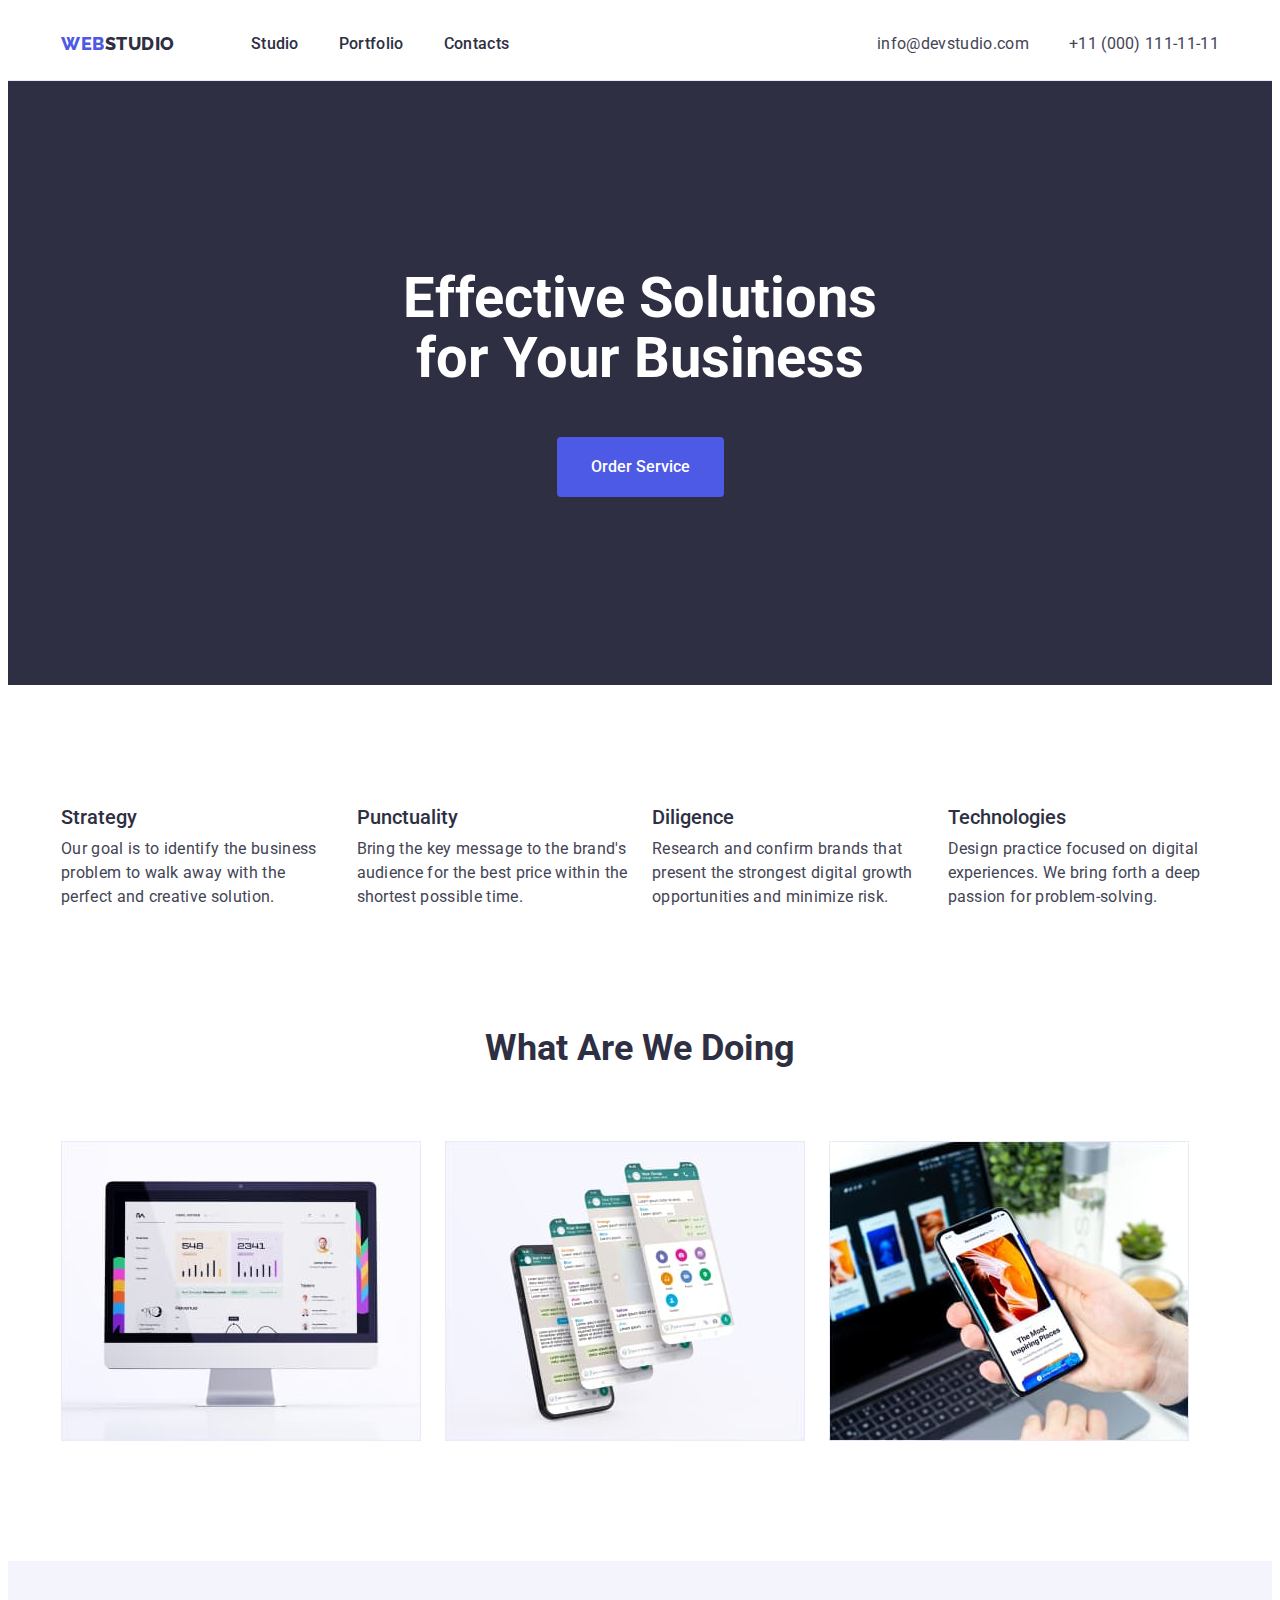
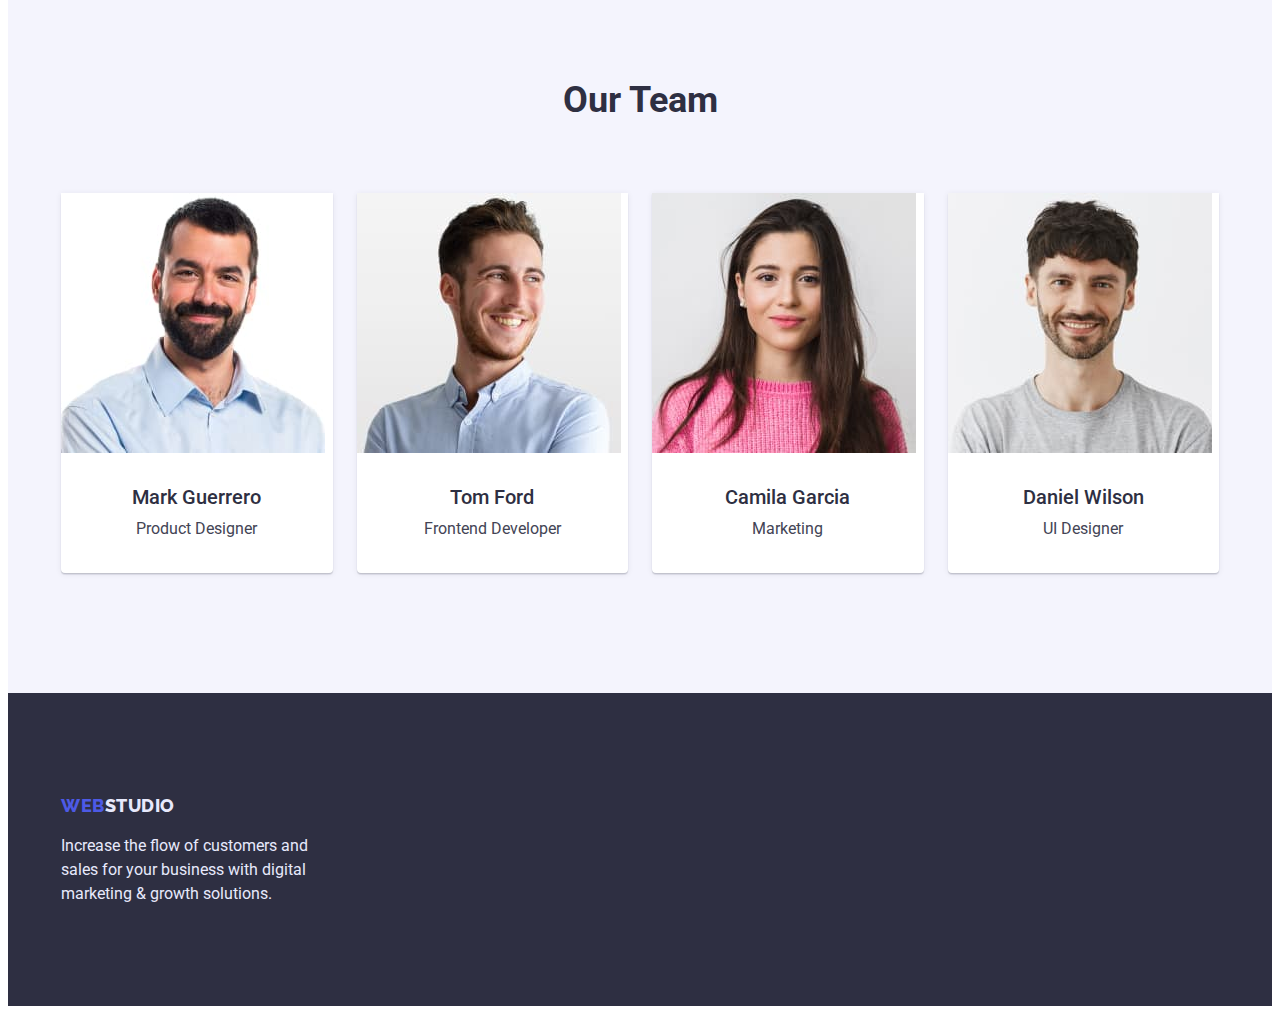
<file: index.html>
<!DOCTYPE html>
<html lang="en">
  <head>
    <meta charset="UTF-8" />
    <meta http-equiv="X-UA-Compatible" content="IE=edge" />
    <meta name="viewport" content="width=device-width, initial-scale=1.0" />
    <link rel="preconnect" href="https://fonts.googleapis.com" />
    <link rel="preconnect" href="https://fonts.gstatic.com" crossorigin />
    <link href="https://fonts.googleapis.com/css2?family=Raleway:wght@800&family=Roboto:wght@400;500;700&display=swap"
      rel="stylesheet" />
      <link rel="stylesheet" href="https://cdnjs.cloudflare.com/ajax/libs/modern-normalize/1.1.0/modern-normalize.min.css"
        integrity="sha512-wpPYUAdjBVSE4KJnH1VR1HeZfpl1ub8YT/NKx4PuQ5NmX2tKuGu6U/JRp5y+Y8XG2tV+wKQpNHVUX03MfMFn9Q=="
        crossorigin="anonymous" referrerpolicy="no-referrer" />
        <link rel="stylesheet" href="./css/styles.css">
    <title>WEBSTUDIO</title>
  </head>
  <body>
  <header class="header">
    <div class="container header-container">
      <nav class="site-nav">
        <a href="./index.html" class="logo"><span class="logo-web">Web</span>Studio</a>
        <ul class="nav-list">
          <li class="item">
            <a href="./index.html" class="nav-link">Studio</a>
          </li>
          <li class="item">
            <a href="./portfolio.html" class="nav-link">Portfolio</a>
          </li>
          <li class="item">
            <a href="" class="nav-link">Contacts</a>
          </li>
        </ul>
    </nav>
  <address class="address-wrap">
    <ul class="addres-list">
      <li class="item">
        <a href="mailto:info@devstudio.com" class="address">info@devstudio.com</a>
      </li>
      <li class="item">
        <a href="tel:+110001111111" class="address">+11 (000) 111-11-11</a>
      </li>
    </ul>
  </address>  
  </div>
  </header>

  <main>
    <section class="hero ">
      <h1 class="hero-title">Effective Solutions for Your Business</h1>
      <button class="hero-btn" type="button">Order Service</button>
    </section>

    <section class="privilege">
      <div class="container">
      <h2 class="hidden-title">Privilege</h2>
      <ul class="privilege-list">
        <li class="privilege-item">
          <h3 class="section-subtitle">Strategy</h3>
          <p class="section-txt">
            Our goal is to identify the business problem to walk away with the
            perfect and creative solution.
          </p>
        </li>
        <li class="privilege-item">
          <h3 class="section-subtitle">Punctuality</h3>
          <p class="section-txt">
            Bring the key message to the brand's audience for the best price
            within the shortest possible time.
          </p>
        </li>
        <li class="privilege-item">
          <h3 class="section-subtitle">Diligence</h3>
          <p class="section-txt">
            Research and confirm brands that present the strongest digital
            growth opportunities and minimize risk.
          </p>
        </li>
        <li class="privilege-item">
          <h3 class="section-subtitle">Technologies</h3>
          <p class="section-txt">
            Design practice focused on digital experiences. We bring forth a
            deep passion for problem-solving.
          </p>
        </li>
      </ul>
      </div>
    </section>

      <section class="doing">
        <div class="container">
          <h2 class="doing-title">What are we doing</h2>
          <ul class="doing-list">
            <li>
              <img class="doing-img" src="./images/image_01.jpg" alt="Web sites" width="360" />
            </li>
            <li>
              <img class="doing-img" src="./images/image_02.jpg" alt="Mobile application" width="360" />
            </li>
            <li>
              <img class="doing-img" src="./images/image_03.jpg" alt="Perfect experiences" width="360" />
            </li>
          </ul>
        </div>
      </section>

    <section class="our-team">
      <div class="container">
      <h2 class="team-title">Our Team</h2>
      <ul class="team-list">
        <li class="team-item">
          <img class="team-img" src="./images/image_04.jpg" alt="Mark Guerrero foto" width="264" />
          <div class="member">
            <h3 class="section-subtitle">Mark Guerrero</h3>
            <p class="profession">Product Designer</p>
          </div>
        </li>
        <li class="team-item">
          <img class="team-img" src="./images/image_05.jpg" alt="Tom Ford foto" width="264" />
          <div class="member">
            <h3 class="section-subtitle">Tom Ford</h3>
            <p class="profession">Frontend Developer</p>
          </div>
        </li>
        <li class="team-item">
          <img class="team-img" src="./images/image_06.jpg" alt="Camila Garcia foto" width="264" />
          <div class="member">
            <h3 class="section-subtitle">Camila Garcia</h3>
            <p class="profession">Marketing</p>
          </div>
        </li>
        <li class="team-item">
          <img class="team-img" src="./images/image_07.jpg" alt="Daniel Wilson foto" width="264" />
          <div class="member">
            <h3 class="section-subtitle">Daniel Wilson</h3>
            <p class="profession">UI Designer</p>
          </div>
        </li>
      </ul>
      </div>
    </section>
  </main>

  <footer class="footer">
    <div class="container">
    <a href="./index.html" class="logo logo-footer"><span class="logo-web">Web</span>Studio</a>
    <p class="footer-txt">
      Increase the flow of customers and sales for your business with digital
      marketing & growth solutions.
    </p>
    </div>
  </footer>

  </body>
</html>
</file>
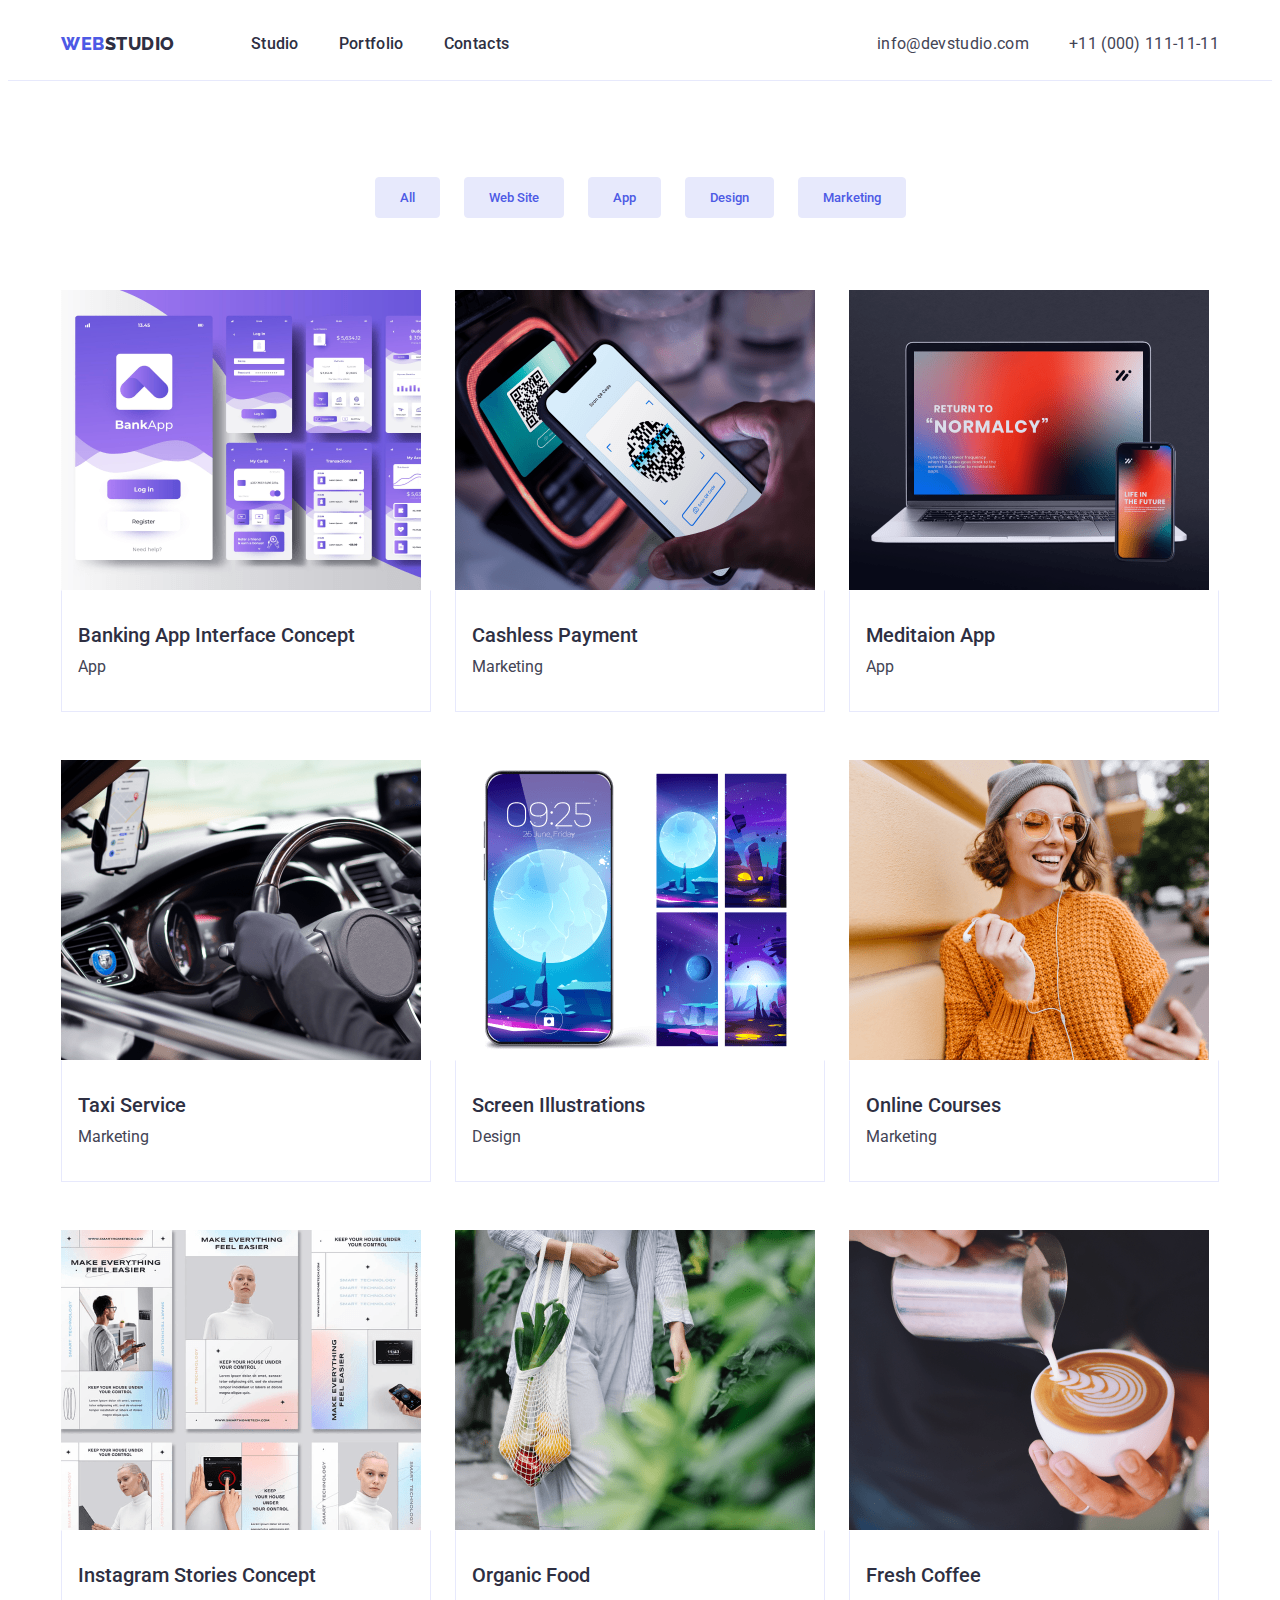
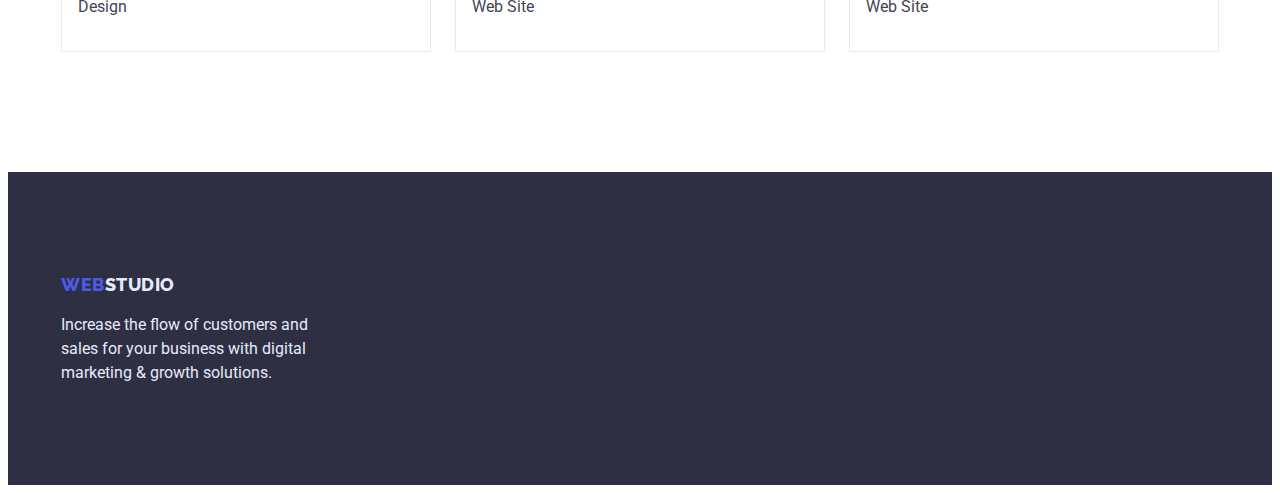
<file: portfolio.html>
<!DOCTYPE html>
<html lang="en">
<head>
    <meta charset="UTF-8">
    <meta http-equiv="X-UA-Compatible" content="IE=edge">
    <meta name="viewport" content="width=device-width, initial-scale=1.0">
    <link rel="preconnect" href="https://fonts.googleapis.com" />
    <link rel="preconnect" href="https://fonts.gstatic.com" crossorigin />
    <link href="https://fonts.googleapis.com/css2?family=Raleway:wght@800&family=Roboto:wght@400;500;700&display=swap"
        rel="stylesheet" />
        <link rel="stylesheet" href="https://cdnjs.cloudflare.com/ajax/libs/modern-normalize/1.1.0/modern-normalize.min.css"
            integrity="sha512-wpPYUAdjBVSE4KJnH1VR1HeZfpl1ub8YT/NKx4PuQ5NmX2tKuGu6U/JRp5y+Y8XG2tV+wKQpNHVUX03MfMFn9Q=="
            crossorigin="anonymous" referrerpolicy="no-referrer" />
    <link rel="stylesheet" href="./css/styles.css">
    <title>Portfolio</title>
</head>
<body>
    <header class="header">
        <div class="container header-container">
            <nav class="site-nav">
                <a href="./index.html" class="logo"><span class="logo-web">Web</span>Studio</a>
                <ul class="nav-list">
                    <li class="item">
                        <a href="./index.html" class="nav-link">Studio</a>
                    </li>
                    <li class="item">
                        <a href="./portfolio.html" class="nav-link">Portfolio</a>
                    </li>
                    <li class="item">
                        <a href="" class="nav-link">Contacts</a>
                    </li>
                </ul>
            </nav>
            <address class="address-wrap">
                <ul class="addres-list">
                    <li class="item">
                        <a href="mailto:info@devstudio.com" class="address">info@devstudio.com</a>
                    </li>
                    <li class="item">
                        <a href="tel:+110001111111" class="address">+11 (000) 111-11-11</a>
                    </li>
                </ul>
            </address>
        </div>
    </header>

        <section class="portfolio">
            <div class="container">
            <h1 class="hidden-title">About Portfolio</h1>
            <ul class="filter-list">
                <li><button type="button" class="filter-btn" >All</button></li>
                <li><button type="button" class="filter-btn" >Web Site</button></li>
                <li><button type="button" class="filter-btn" >App</button></li>
                <li><button type="button" class="filter-btn" >Design</button></li>
                <li><button type="button" class="filter-btn" >Marketing</button></li>
            </ul>

        <ul class="work-list">
        <li class="work-item">
            <img class="work-img" src="./images/img-01.png" alt="Mobile interface" width="360" />
            <div class="work-wrap">
                <h2 class="section-subtitle">Banking App Interface Concept</h2>
                <p>App</p>
            </div>
        </li>
        <li class="work-item">
            <img class="work-img" src="./images/img-02.png" alt="Smartphone payment" width="360" />
            <div class="work-wrap">
                <h2 class="section-subtitle">Cashless Payment</h2>
                <p>Marketing</p>
            </div>
        </li>
        <li class="work-item">
            <img class="work-img" src="./images/img-03.png" alt="Notebook with images" width="360" />
            <div class="work-wrap">
                <h2 class="section-subtitle">Meditaion App</h2>
                <p>App</p>
            </div>
        </li>
        <li class="work-item">
            <img class="work-img" src="./images/img-04.png" alt="Taxi driver" width="360" />
            <div class="work-wrap">
                <h2 class="section-subtitle">Taxi Service</h2>
                <p>Marketing</p>
            </div>
        </li>
        <li class="work-item">
            <img class="work-img" src="./images/img-05.png" alt="Screen illustrations" width="360" />
            <div class="work-wrap">
                <h2 class="section-subtitle">Screen Illustrations</h2>
                <p>Design</p>
            </div>
        </li>
        <li class="work-item">
            <img class="work-img" src="./images/img-06.png" alt="Woman learn online" width="360" />
            <div class="work-wrap">
                <h2 class="section-subtitle">Online Courses</h2>
                <p>Marketing</p>
            </div>
        </li>
        <li class="work-item">
            <img class="work-img" src="./images/img-07.png" alt="Instagram stories" width="360" />
            <div class="work-wrap">
                <h2 class="section-subtitle">Instagram Stories Concept</h2>
                <p>Design</p>
            </div>
        </li>
        <li class="work-item">
            <img class="work-img" src="./images/img-08.png" alt="Woman with bag" width="360" />
            <div class="work-wrap">
                <h2 class="section-subtitle">Organic Food</h2>
                <p>Web Site</p>
            </div>
        </li>
        <li class="work-item">
            <img class="work-img" src="./images/img-09.png" alt="A cup of coffee" width="360" />
            <div class="work-wrap">
                <h2 class="section-subtitle">Fresh Coffee</h2>
                <p>Web Site</p>
            </div>
        </li>
        </ul>
        </div>
        </section>
    </main>
    
<footer class="footer">
    <div class="container">
        <a href="./index.html" class="logo logo-footer"><span class="logo-web">Web</span>Studio</a>
        <p class="footer-txt">
            Increase the flow of customers and sales for your business with digital
            marketing & growth solutions.
        </p>
    </div>
</footer>

    </body>
    
    </html>
</file>
<file: css/styles.css>
:root{
   --primary-brand-clr: #4d5ae5;
      --pressed-state-clr: #404bbf;
      --dark-clr: #2e2f42;
      --success-clr: #31d0aa;
      --text-ptimary-clr: #434455;
      --text-secondary-clr: #8e8f99;
      --accent-clr: #e7e9fc;
      --light-clr: #f4f4fd;
      --overlay-clr: rgba(46, 47, 66, 0.4);
      --background-hero: rgba(46, 47, 66, 0.7);
      --background-primary: #fff;
   }
   body {
   font-family: 'Roboto' ,sans-serif;
      font-size: 16px;
      line-height: 1.5;
      color: var(--text-ptimary-clr);
   }

   /* reset */
   ul {
      list-style-type: none;
   }

   h1,
   h2,
   h3,
   h4,
   p,
   ul {
      margin: 0;
      padding: 0;
   }
   /* Components */

   .container {
      width: 1158px;
      margin-left: auto;
      margin-right: auto;
      padding: 0 15px;
   }

   /* utils */
   .hidden-title {
      position: absolute;
      width: 1px;
      height: 1px;
      margin: -1px;
      border: 0;
      padding: 0;

      white-space: nowrap;
      clip-path: inset(100%);
      clip: rect(0 0 0 0);
      overflow: hidden;
   }

   /* header */

   .header {
      border-bottom: 1px solid var(--accent-clr);
   }

   .site-nav {
      display: flex;
      align-items: center;
   }

   .header-container {
      display: flex;
      align-items: center;
   }

   .nav-list {
      display: flex;
      gap: 40px;
   }

   .logo {
      margin-right: 76px;

      font-family: "Raleway";
      font-weight: 800;
      font-size: 18px;
      line-height: 1.4;
      text-decoration: none;
      text-transform: uppercase;
      color: var(--dark-clr);
      letter-spacing: 0.03em;
      
   }

   .logo-web {
      color: var(--primary-brand-clr);
   }

   .nav-link {
      padding-top: 24px;
      padding-bottom: 24px;
      display: block;
      font-weight: 500;
      color: var(--dark-clr);
      text-decoration: none;   
      letter-spacing: 0.02em;
   }


   .nav-link:hover,
   .nav-link:focus {
   color: var(--pressed-state-clr);
   } 

   .address-wrap {
      margin-left: auto;
   }

   .addres-list {
      display: flex;
      gap: 40px;
   }

   .address {
      margin-left: auto;
      padding-top: 24px;
      padding-bottom: 24px;
   text-decoration: none;
   color:var(--text-ptimary-clr);
   font-style: normal;
   letter-spacing: 0.02em;
   }
   .adress:hover,
   .adress:focus {
      color: var(--pressed-state-clr);
   }

   /*Hero*/
   .section-txt {
      letter-spacing: 0.02em;
   }

   .hero {
      color: var(--background-primary);
      background-color: var(--dark-clr);
      padding-top: 188px;
      padding-bottom: 188px;
      text-align: center;

   }

   .hero-title{
      margin-bottom: 48px;
         margin-right: auto;
         margin-left: auto;
         width: 505px;
      
         font-size: 56px;
         line-height: 1.07;
   }
   
   .hero-btn {
      padding: 16px 32px;
      background-color: var(--primary-brand-clr);
      color: var(--background-primary);
      font-family: "Roboto";
      font-style: normal;
      font-weight: 500;
      font-size: 16px;
      line-height: 24px;
      border-radius: 4px;
      border-color: transparent;
      cursor: pointer;
   }

   /*Privilege*/
   .privilege {
      padding-top: 120px;
      padding-bottom: 120px;
   }

   .privilege-list {
      display: flex;
      gap: 24px;
   }

   .privilege-item {
      flex-basis: calc((100% - 72px) / 4);
   }

   .section-subtitle {
      margin-bottom: 8px;
      font-weight: 500;
      font-size: 20px;
      line-height: 1.2;
      color: var(--dark-clr);
   }

   /* What are we doing */

   .doing {
      padding-bottom: 120px;
   }

   .doing-title {
      text-align: center;
      margin-bottom: 72px;

      color: var(--dark-clr);

      font-weight: 700;
      font-size: 36px;
      line-height: 1.11;

      text-transform: capitalize;
   }

   .doing-list {
      display: flex;
      gap: 24px;
      
   }

   .doing-img {
      display: block;
      max-width: 100%;
      height: auto;
   }

   /* Our team */

   .our-team {
      padding-top: 120px;
      padding-bottom: 120px;

      background-color: var(--light-clr);
   }

   .team-title {
      margin-bottom: 72px;
      font-size: 36px;
      line-height: 1.11;
      text-align: center;
      text-transform: capitalize;

      color: var(--dark-clr);
   }

   .team-list {
      display: flex;
      gap: 24px;
   }

   .team-img {
      display: block;
      max-width: 100%;
      height: auto;
   }

   .team-item {
      flex-basis: calc((100% - 48px) / 4);
      box-shadow: 0px 1px 6px rgba(46, 47, 66, 0.08),
         0px 1px 1px rgba(46, 47, 66, 0.16), 0px 2px 1px rgba(46, 47, 66, 0.08);
      border-radius: 0px 0px 4px 4px;
      background-color: var(--background-primary);
      text-align: center;
   }

   .member {
      padding-top: 32px;
      padding-bottom: 32px;
   }

   .profession {
      margin-top: 8px;
   }

   /*Footer*/
   .footer {
      padding-top: 100px;
      padding-bottom: 100px;
      background-color: var(--dark-clr);
   }

   .logo-footer {
      display: block;
      margin-right: 0;
      margin-bottom: 16px;
      padding-top: 0;
      padding-bottom: 0;
      color: var(--accent-clr);
   }

   .footer-txt {
      max-width: 264px;
      color: var(--accent-clr);
   }

   /*Portfolio*/

   .portfolio {
      padding-top: 96px;
      padding-bottom: 120px;
   }

   .filter-list {
      display: flex;
      gap: 24px;
      justify-content: center;
      margin-bottom: 72px;
   }

   .filter-btn {
      padding: 12px 24px;

      color: var(--primary-brand-clr);

      font-family: inherit;
      font-weight: 500;
      background-color: var(--accent-clr);
      border: 1px solid var(--accent-clr);
      border-radius: 4px;
      cursor: pointer;
   }

   .filter-btn:hover,
   .filter-btn:focus {
      color: var(--background-primary);
      background-color: var(--pressed-state-clr);
   }

   .work-list {
      display: flex;
      gap: 48px 24px;
    flex-wrap: wrap;
    padding-left: 0px;
   }

   .work-wrap {
      padding-left: 16px;
      padding-top: 32px;
      padding-bottom: 32px;
      border: 1px solid var(--accent-clr);
      border-top: 1px solid transparent;
   }

   .work-item {
      flex-basis: calc((100% - 48px) / 3);
   }
   .work-img {
      display: block;
   }
</file>
